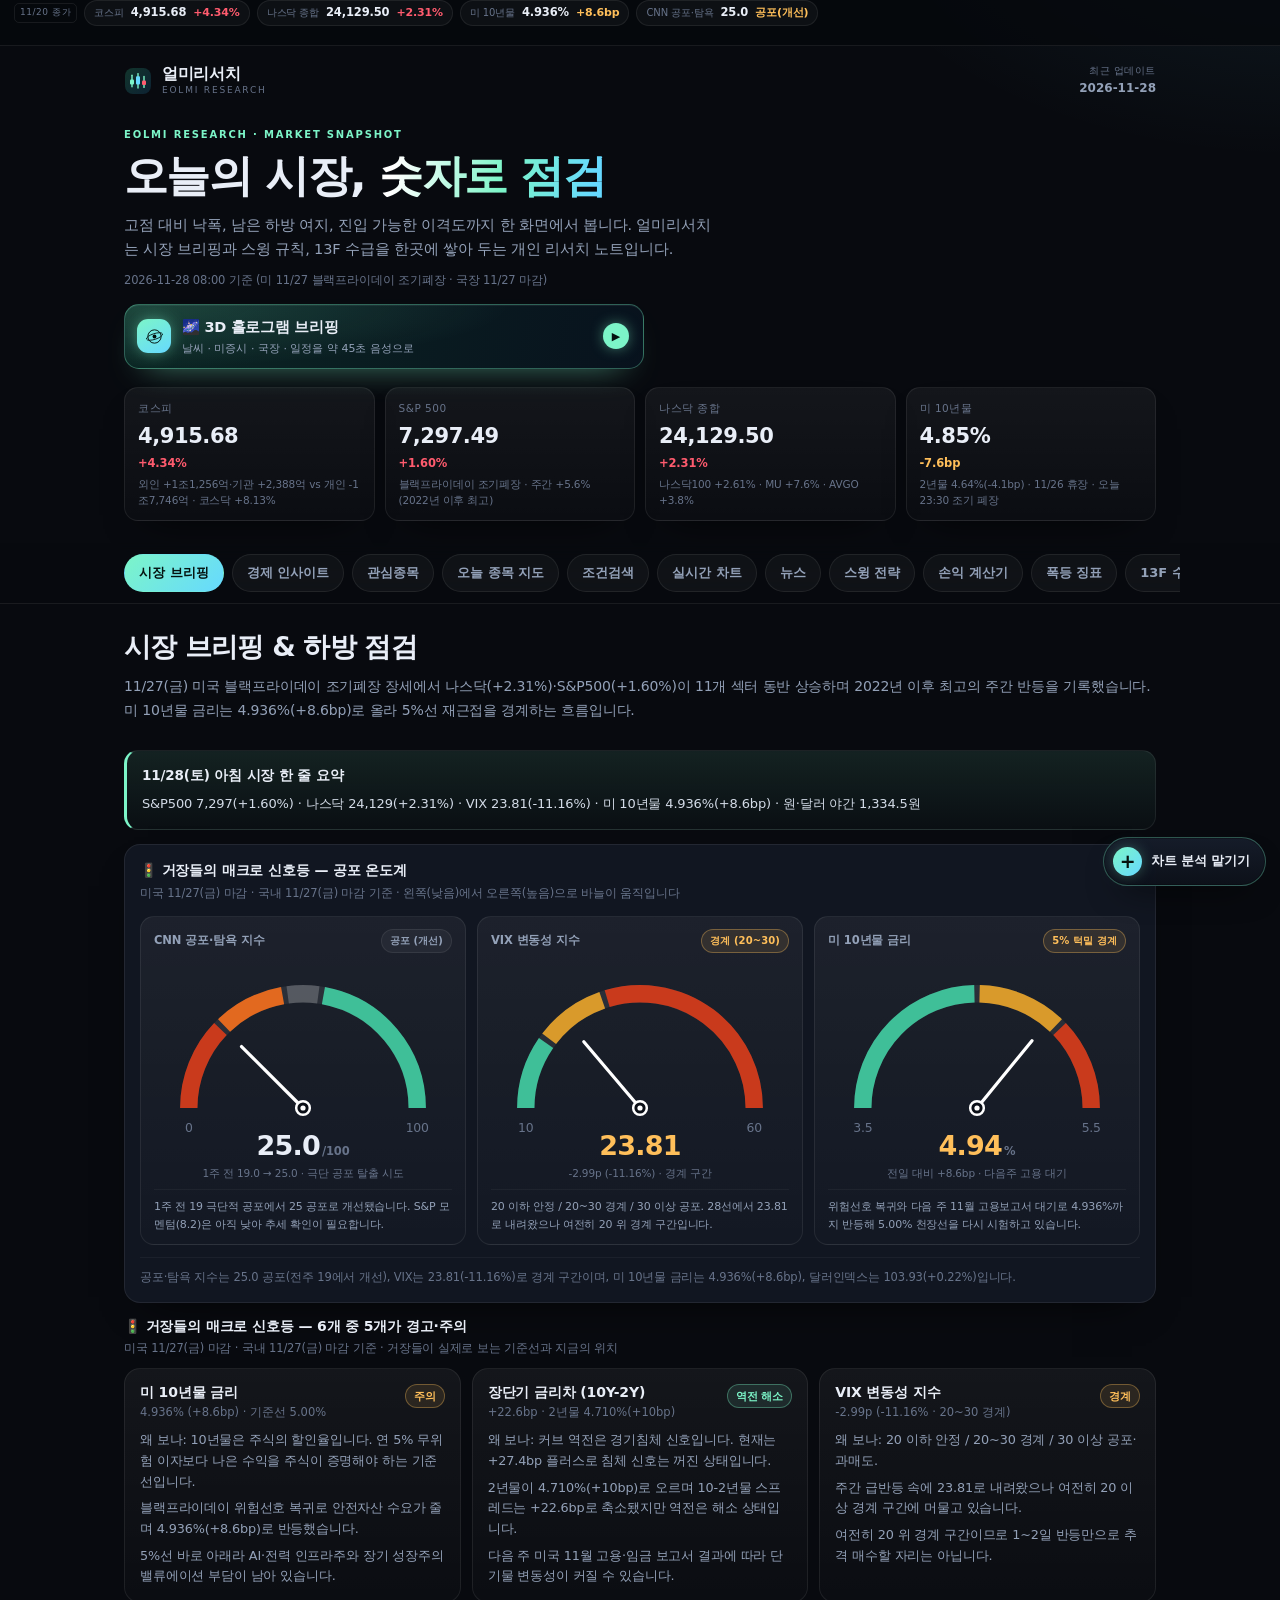
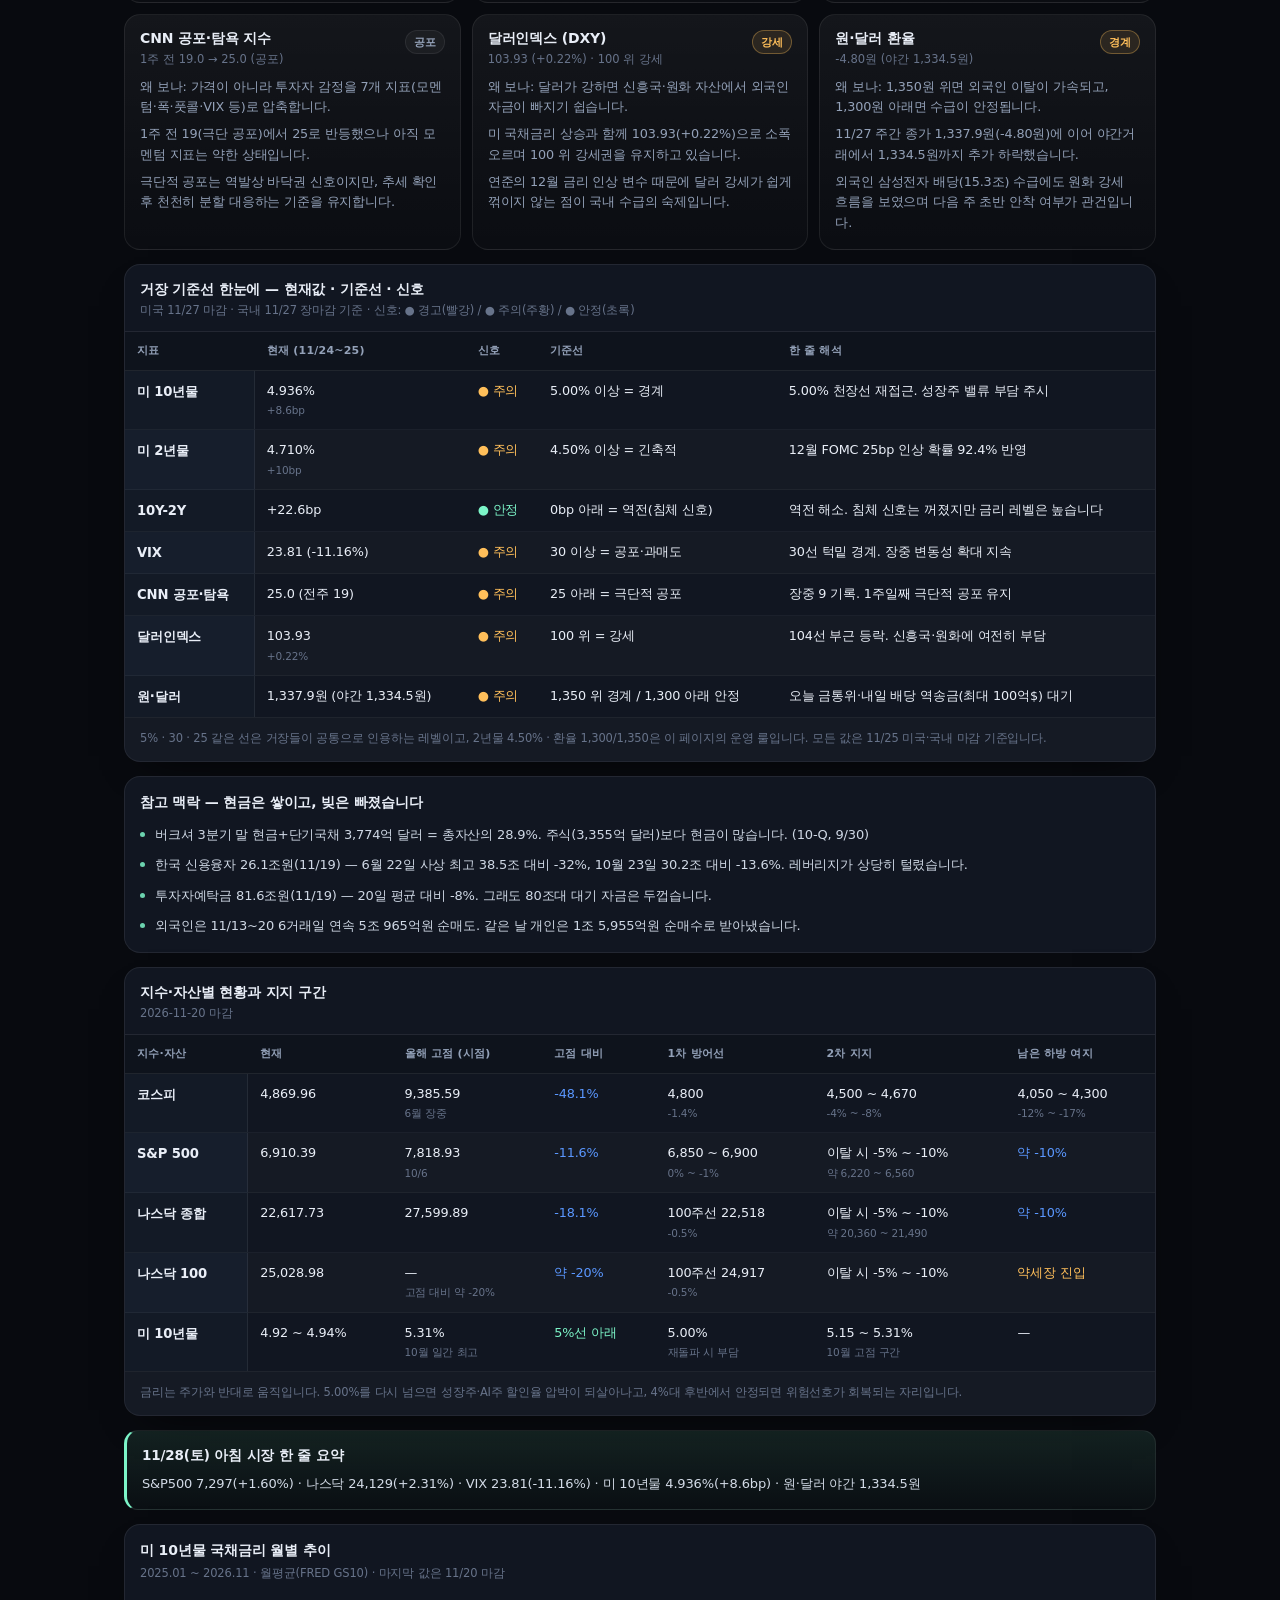
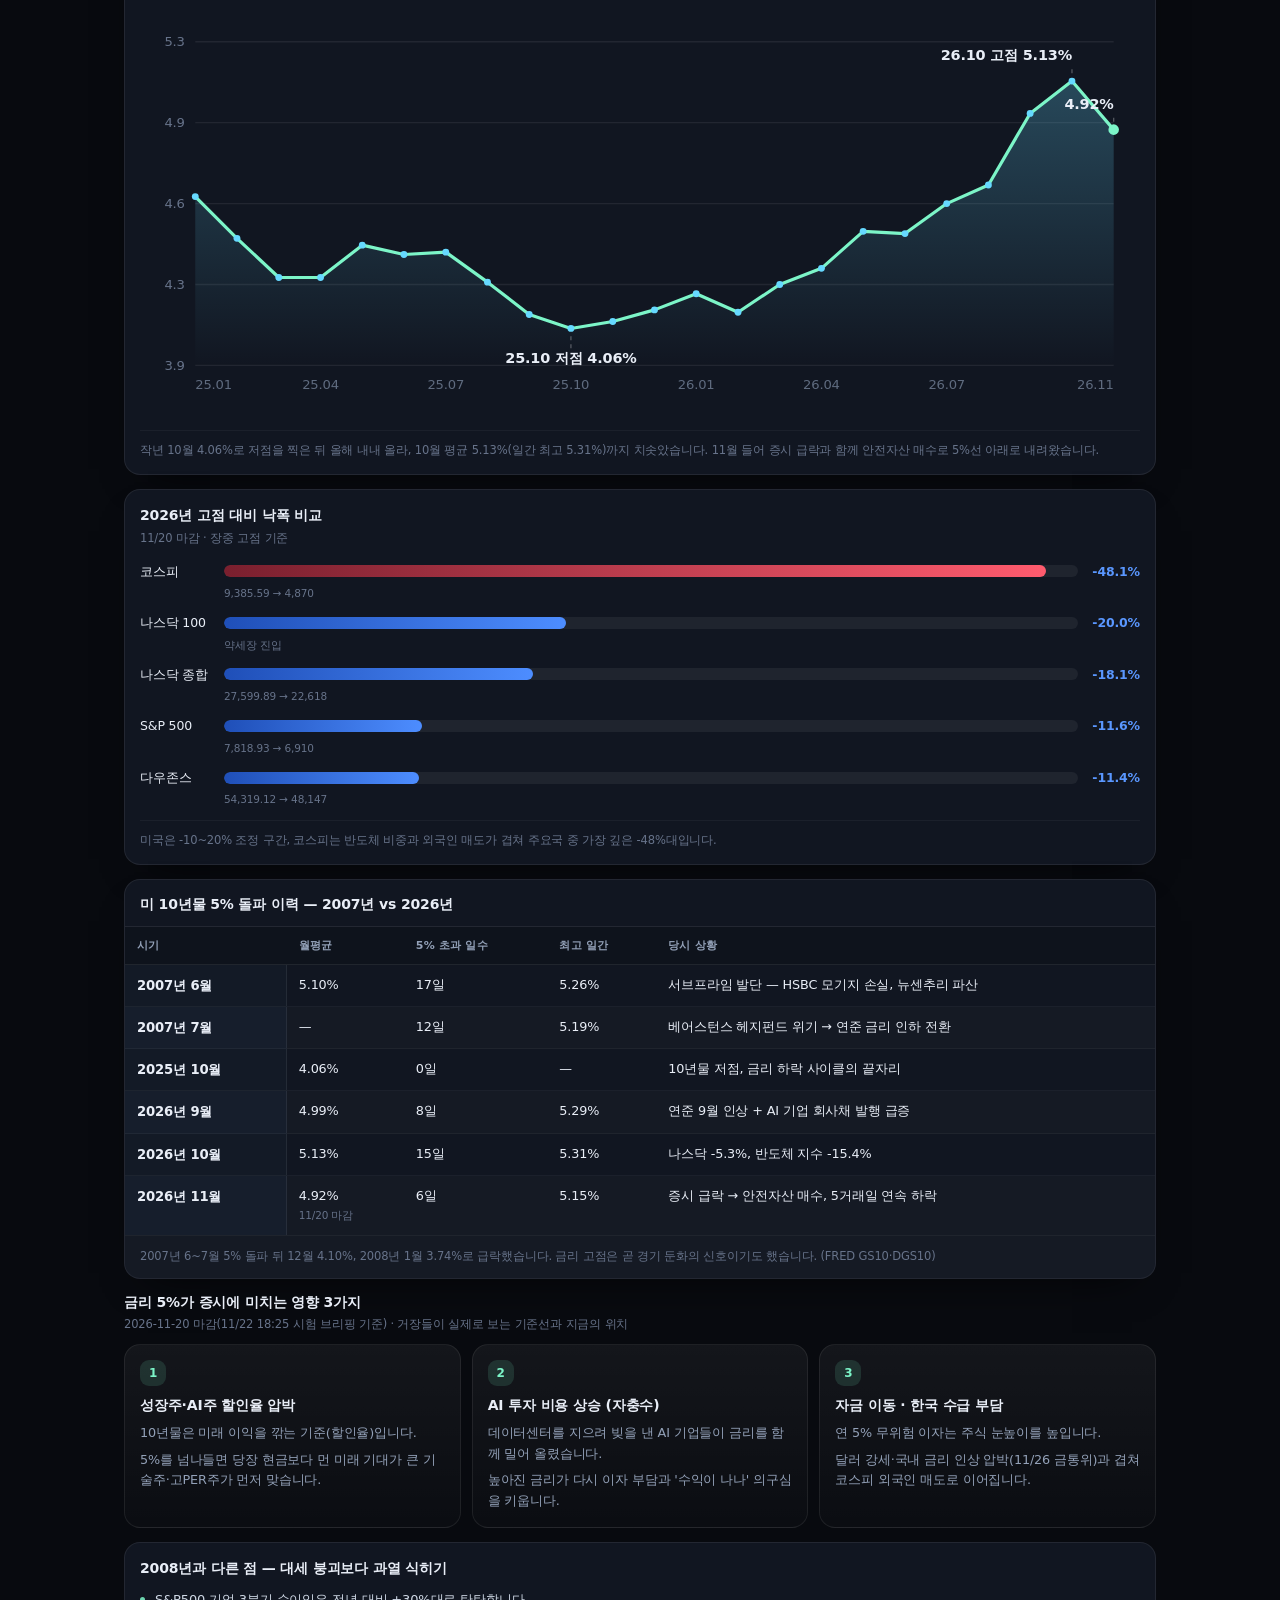
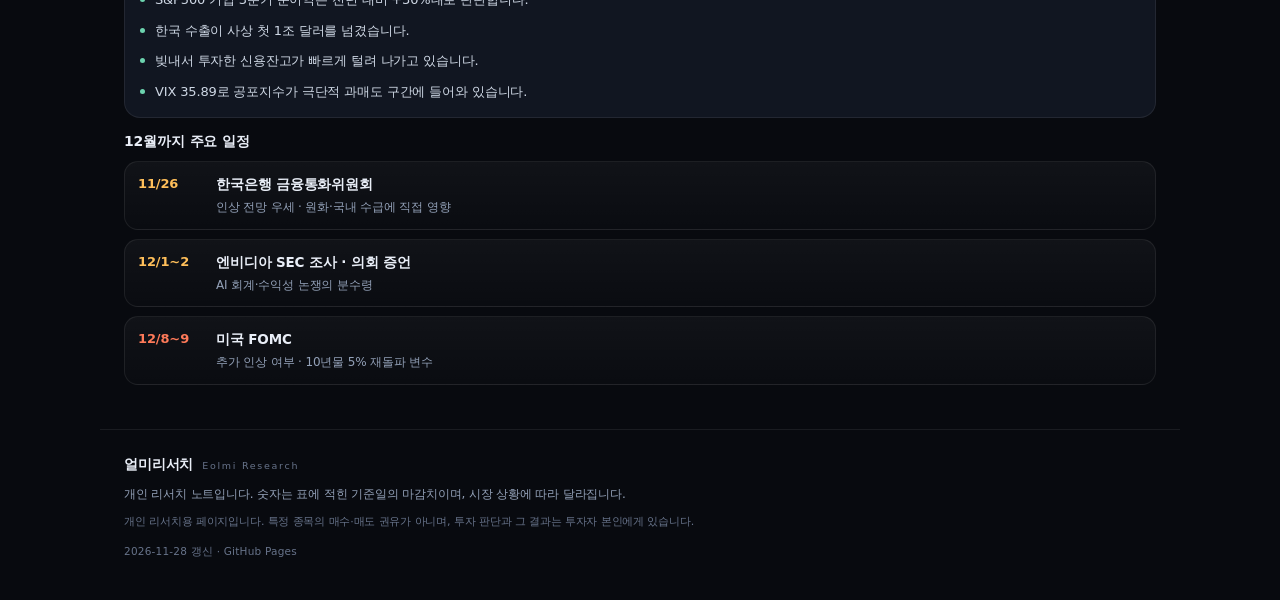
<file: index.html>
<!doctype html>
<html lang="ko">
<head>
<meta charset="utf-8">
<meta name="viewport" content="width=device-width, initial-scale=1, viewport-fit=cover">
<title>얼미리서치 · 주식 인사이트</title>
<meta name="description" content="얼미리서치(Eolmi Research) — 시장 브리핑, 경제 인사이트(자산별 자금 흐름과 한국 부동산), 국내 스윙 20일선 이격도 룰, 테슬라·엔비디아 폭등 직전 징표, 월가 13F 수급을 한 화면에 정리한 개인 리서치 페이지.">
<meta name="theme-color" content="#080a0f">
<meta property="og:title" content="얼미리서치 · 주식 인사이트">
<meta property="og:description" content="시장 브리핑 · 경제 인사이트 · 스윙 룰 · 13F 수급을 한 화면에.">
<meta property="og:type" content="website">
<link rel="icon" href="favicon.svg" type="image/svg+xml">
<link rel="stylesheet" href="styles.css?v=20261122h">
<link rel="stylesheet" href="money-flow.css?v=20261121a">
<link rel="stylesheet" href="chart-inbox.css?v=20261121b">
</head>
<body>

<!-- 실시간 시세 티커 -->
<div class="ticker" id="ticker" aria-label="주요 지수·금리·환율 실시간 시세"></div>

<header class="topbar">
  <div class="brand">
    <span class="brand-mark" aria-hidden="true">
      <svg viewBox="0 0 28 28" width="28" height="28">
        <rect x="1" y="1" width="26" height="26" rx="8" fill="url(#bg)"/>
        <defs>
          <linearGradient id="bg" x1="0" y1="0" x2="1" y2="1">
            <stop offset="0" stop-color="#12352c"/>
            <stop offset="1" stop-color="#0d2233"/>
          </linearGradient>
        </defs>
        <g stroke="#7cf5c8" stroke-width="1.4" stroke-linecap="round">
          <line x1="8" y1="8.2" x2="8" y2="19.8"/>
          <line x1="14" y1="6.6" x2="14" y2="21"/>
          <line x1="20" y1="9.4" x2="20" y2="20.4"/>
        </g>
        <rect x="6" y="12.4" width="4" height="5.2" rx="1" fill="#7cf5c8"/>
        <rect x="12" y="9.2" width="4" height="8.4" rx="1" fill="#66d9ff"/>
        <rect x="18" y="13.6" width="4" height="4.4" rx="1" fill="#ff5b6e"/>
      </svg>
    </span>
    <span class="brand-text">
      <strong>얼미리서치</strong>
      <small>EOLMI RESEARCH</small>
    </span>
  </div>
  <div class="stamp"><em>최근 업데이트</em><b id="updated">2026-11-21</b></div>
</header>

<section class="hero">
  <p class="eyebrow" id="heroEyebrow">MARKET SNAPSHOT</p>
  <h1 id="heroTitle">오늘의 시장, <span class="grad">숫자로 점검</span></h1>
  <p class="lead" id="heroLead"></p>
  <p class="asof" id="dataAsOf"></p>
  <a class="holo-cta" href="hologram.html">
    <span class="holo-orb" aria-hidden="true">
      <svg viewBox="0 0 24 24" width="19" height="19"><circle cx="12" cy="12" r="8.4" fill="none" stroke="currentColor" stroke-width="1.2"/><ellipse cx="12" cy="12" rx="10.6" ry="3.6" fill="none" stroke="currentColor" stroke-width="1" transform="rotate(-18 12 12)"/><circle cx="12" cy="12" r="2.4" fill="currentColor"/></svg>
    </span>
    <span class="holo-txt">
      <strong>🌌 3D 홀로그램 브리핑</strong>
      <em>날씨 · 미증시 · 국장 · 일정을 약 45초 음성으로</em>
    </span>
    <span class="holo-go" aria-hidden="true">▶</span>
  </a>
  <div class="statgrid" id="heroStats"></div>
</section>

<nav class="tabs" id="tabs" role="tablist" aria-label="리서치 섹션"></nav>

<main id="app" class="app">
  <noscript><p class="empty">이 페이지는 데이터를 불러와 화면을 그립니다. JavaScript를 켜 주세요.</p></noscript>
</main>

<footer class="footer">
  <div class="foot-brand"><strong>얼미리서치</strong><span>Eolmi Research</span></div>
  <p class="foot-note">개인 리서치 노트입니다. 숫자는 표에 적힌 기준일의 마감치이며, 시장 상황에 따라 달라집니다.</p>
  <p class="foot-disclaimer" id="disclaimer"></p>
  <p class="foot-meta"><span id="updated2">2026-11-21</span> 갱신 · GitHub Pages</p>
</footer>

<script src="money-flow.js?v=20261121a"></script>
<script src="app.js?v=20261121j"></script>
<script src="chart-inbox.js?v=20261121b"></script>
</body>
</html>
</file>
<file: styles.css>
:root{
  --bg:#080a0f;
  --panel:#111621;
  --panel-2:#161d2b;
  --line:rgba(255,255,255,.075);
  --line-2:rgba(255,255,255,.045);
  --txt:#e9eef7;
  --muted:#93a1b8;
  --dim:#67738a;
  --accent:#7cf5c8;
  --accent-2:#66d9ff;
  --pos:#ff5b6e;
  --neg:#5a97ff;
  --warn:#ffbf5a;
  --alert:#ff7a59;
  --radius:16px;
  --shadow:0 18px 40px -24px rgba(0,0,0,.9);
}

*{box-sizing:border-box}
html{-webkit-text-size-adjust:100%;scroll-behavior:smooth}
body{
  margin:0;
  background:
    radial-gradient(1100px 520px at 12% -8%, rgba(124,245,200,.10), transparent 62%),
    radial-gradient(820px 460px at 102% -2%, rgba(102,217,255,.09), transparent 58%),
    var(--bg);
  color:var(--txt);
  font-family:"Pretendard","Apple SD Gothic Neo","Malgun Gothic",system-ui,-apple-system,"Segoe UI",Roboto,sans-serif;
  font-size:15px;
  line-height:1.55;
  letter-spacing:-.01em;
  -webkit-font-smoothing:antialiased;
  padding-bottom:env(safe-area-inset-bottom);
}
h1,h2,h3,p,ul{margin:0}
ul{padding:0;list-style:none}
button{font:inherit;color:inherit}
a{color:var(--accent-2)}

/* ---------- ticker ---------- */
.ticker{
  position:relative;
  min-height:46px;
  border-bottom:1px solid var(--line);
  background:rgba(5,7,11,.75);
  overflow:hidden;
}
.ticker .tradingview-widget-container{width:100%}
.ticker-fallback{
  display:flex;
  gap:8px;
  overflow-x:auto;
  padding:8px 14px;
  scrollbar-width:none;
}
.ticker-fallback::-webkit-scrollbar{display:none}
.tk{
  display:flex;
  align-items:baseline;
  gap:7px;
  white-space:nowrap;
  padding:4px 11px;
  border:1px solid var(--line);
  border-radius:999px;
  background:rgba(255,255,255,.035);
  font-size:12px;
}
.tk .k{color:var(--dim);font-size:11px}
.tk .v{font-weight:700;font-variant-numeric:tabular-nums}
.tk .n{font-size:11px;font-weight:600}
.ticker-snap{
  display:flex;align-items:center;gap:7px;
  overflow-x:auto;padding:0 14px 8px;
  scrollbar-width:none;
}
.ticker-snap::-webkit-scrollbar{display:none}
.snap-lead{
  flex:0 0 auto;font-size:9px;letter-spacing:.06em;color:var(--dim);
  border:1px solid var(--line);border-radius:5px;padding:2px 5px;white-space:nowrap;
}
.ticker-snap .tk{padding:3px 9px;font-size:11.5px}
.ticker-snap .tk .k{font-size:10px}
.t-neg{color:var(--neg)}
.t-pos{color:var(--pos)}
.t-warn{color:var(--warn)}
.t-alert{color:var(--alert)}
.t-good{color:var(--accent)}
.t-muted{color:var(--muted)}

/* ---------- header ---------- */
.topbar{
  display:flex;
  align-items:center;
  justify-content:space-between;
  gap:12px;
  padding:14px 20px 10px;
  max-width:1080px;
  margin:0 auto;
}
.brand{display:flex;align-items:center;gap:10px}
.brand-mark{display:flex}
.brand-text{display:flex;flex-direction:column;line-height:1.1}
.brand-text strong{font-size:16px;letter-spacing:-.02em}
.brand-text small{font-size:9px;letter-spacing:.2em;color:var(--dim);margin-top:3px}
.stamp{
  display:flex;flex-direction:column;align-items:flex-end;
  font-size:9.5px;color:var(--dim);letter-spacing:.06em;
}
.stamp em{font-style:normal}
.stamp b{font-size:12px;color:var(--muted);font-variant-numeric:tabular-nums;letter-spacing:0}

/* ---------- hero ---------- */
.hero{padding:18px 20px 6px;max-width:1080px;margin:0 auto}
.eyebrow{
  font-size:10px;letter-spacing:.18em;font-weight:700;color:var(--accent);
  text-transform:uppercase;
}
.hero h1{
  font-size:clamp(29px,7.6vw,44px);
  line-height:1.14;
  letter-spacing:-.035em;
  font-weight:800;
  margin-top:8px;
}
.hero h1 .grad{
  background:linear-gradient(100deg,#ffffff 8%,#7cf5c8 55%,#66d9ff 95%);
  -webkit-background-clip:text;background-clip:text;color:transparent;
}
.lead{color:var(--muted);font-size:14.5px;line-height:1.68;margin-top:12px;max-width:64ch}
.asof{font-size:11.5px;color:var(--dim);margin-top:10px}
.statgrid{
  display:grid;grid-template-columns:repeat(2,1fr);gap:10px;margin-top:18px;
}
.stat{
  border:1px solid var(--line);border-radius:14px;padding:12px 13px;
  background:linear-gradient(180deg,rgba(255,255,255,.05),rgba(255,255,255,.015));
  box-shadow:var(--shadow);
}
.stat .k{font-size:10.5px;color:var(--dim);letter-spacing:.05em}
.stat .v{font-size:clamp(17px,4.4vw,21px);font-weight:750;margin-top:4px;letter-spacing:-.02em;font-variant-numeric:tabular-nums}
.stat .d{font-size:11.5px;font-weight:700;margin-top:2px}
.stat .s{font-size:10.5px;color:var(--dim);margin-top:3px}

/* ---------- tabs ---------- */
.tabs{
  position:sticky;top:0;z-index:40;
  margin-top:16px;
  background:rgba(8,10,15,.86);
  backdrop-filter:blur(14px);-webkit-backdrop-filter:blur(14px);
  border-bottom:1px solid var(--line);
}
.tabs-inner{
  display:flex;gap:8px;overflow-x:auto;
  padding:10px 20px;
  max-width:1080px;margin:0 auto;
  scrollbar-width:none;
}
.tabs-inner::-webkit-scrollbar{display:none}
.tab{
  flex:0 0 auto;
  border:1px solid var(--line);
  background:rgba(255,255,255,.04);
  color:var(--muted);
  border-radius:999px;
  padding:8px 14px;
  font-size:13px;font-weight:600;
  cursor:pointer;white-space:nowrap;
  transition:color .15s,background .15s,transform .1s;
}
.tab:active{transform:scale(.97)}
.tab[aria-selected="true"]{
  background:linear-gradient(135deg,#7cf5c8,#66d9ff);
  color:#05120f;border-color:transparent;font-weight:750;
}

/* ---------- app ---------- */
.app{padding:6px 20px 44px;max-width:1080px;margin:0 auto}
.sec-head{padding:20px 0 14px}
.sec-title{font-size:clamp(21px,5.2vw,27px);font-weight:800;letter-spacing:-.03em;line-height:1.25}
.sec-lead{color:var(--muted);font-size:14px;line-height:1.72;margin-top:10px}
.block{margin-top:14px}
.block:first-of-type{margin-top:0}

/* ---------- callout ---------- */
.callout{
  border:1px solid var(--line);
  border-left:3px solid var(--accent);
  border-radius:14px;
  padding:14px 15px;
  background:linear-gradient(180deg,rgba(255,255,255,.045),rgba(255,255,255,.015));
}
.callout.alert{border-left-color:var(--alert);background:linear-gradient(180deg,rgba(255,122,89,.11),rgba(255,122,89,.03))}
.callout.warn{border-left-color:var(--warn);background:linear-gradient(180deg,rgba(255,191,90,.10),rgba(255,191,90,.03))}
.callout.good{border-left-color:var(--accent);background:linear-gradient(180deg,rgba(124,245,200,.10),rgba(124,245,200,.025))}
.callout .c-title{font-size:13.5px;font-weight:750;letter-spacing:-.01em}
.callout .c-text{font-size:13px;line-height:1.68;color:#d3dbe7;margin-top:7px}

/* ---------- tables ---------- */
.table-card{
  border:1px solid var(--line);border-radius:var(--radius);
  background:var(--panel);overflow:hidden;box-shadow:var(--shadow);
}
.table-head{padding:15px 15px 12px}
.table-cap{font-size:14px;font-weight:750;letter-spacing:-.01em;line-height:1.35}
.table-sub{font-size:11.5px;color:var(--dim);margin-top:3px}
.table-wrap{
  overflow-x:auto;
  -webkit-overflow-scrolling:touch;
  border-top:1px solid var(--line);
  overscroll-behavior-x:contain;
}
table{
  width:100%;
  min-width:var(--mw,640px);
  border-collapse:separate;border-spacing:0;
}
thead th{
  position:sticky;top:0;z-index:1;
  background:#0e131c;
  color:var(--muted);
  font-size:11px;font-weight:650;letter-spacing:.02em;
  text-align:left;white-space:nowrap;
  padding:10px 12px;
  border-bottom:1px solid var(--line);
}
tbody th,tbody td{
  padding:11px 12px;
  font-size:12.8px;
  font-weight:400;
  text-align:left;
  vertical-align:top;
  border-bottom:1px solid var(--line-2);
  line-height:1.45;
}
tbody tr:last-child th,tbody tr:last-child td{border-bottom:0}
tbody th{font-weight:650;white-space:nowrap;color:var(--txt)}
tbody tr:nth-child(even) th,tbody tr:nth-child(even) td{background:rgba(255,255,255,.014)}
.cell-main{display:block;font-variant-numeric:tabular-nums}
.cell-sub{display:block;font-size:10.5px;color:var(--dim);margin-top:3px;white-space:nowrap}
.cell-strong{font-weight:750;font-size:13.2px}
.pin tbody th:first-child{position:sticky;left:0;z-index:2;background:#131a26}
.pin thead th:first-child{position:sticky;left:0;z-index:3;background:#0e131c}
.pin tbody tr:nth-child(even) th:first-child{background:#161e2c}
.pin tbody th:first-child::after{
  content:"";position:absolute;top:0;right:0;bottom:0;width:1px;background:var(--line);
}
.table-note{
  padding:11px 15px 13px;
  font-size:11.5px;line-height:1.65;color:var(--dim);
  border-top:1px solid var(--line-2);
  background:rgba(255,255,255,.016);
}
.table-hint{
  display:none;
  padding:0 15px 11px;
  font-size:10.5px;color:var(--accent);letter-spacing:.02em;
}
.can-scroll .table-hint{display:block}
table.wrap tbody th,table.wrap tbody td{white-space:normal}
table.wrap .cell-sub{white-space:normal;max-width:250px;line-height:1.45}
table.wrap tbody td{min-width:96px}

/* ---------- cards ---------- */
.cards{display:grid;gap:11px;grid-template-columns:1fr}
.card{
  border:1px solid var(--line);border-radius:var(--radius);padding:15px;
  background:linear-gradient(180deg,rgba(255,255,255,.05),rgba(255,255,255,.015));
}
.card .tag{
  display:inline-flex;align-items:center;justify-content:center;
  width:26px;height:26px;border-radius:9px;
  background:rgba(124,245,200,.13);color:var(--accent);
  font-size:12px;font-weight:800;margin-bottom:9px;
}
.card h3{font-size:14px;font-weight:750;letter-spacing:-.01em}
.card p{font-size:12.8px;color:var(--muted);line-height:1.62;margin-top:6px}
.cards-head{margin-bottom:10px}
.cards-head .table-sub{margin-top:4px}
.card-head{display:flex;align-items:flex-start;gap:9px;margin-bottom:9px}
.card-head .tag{margin-bottom:0;flex:0 0 auto}
.card-headtxt{flex:1 1 auto;min-width:0}
.card-headtxt h3{line-height:1.28}
.card-sub{font-size:11.5px;color:var(--dim);line-height:1.45;margin-top:3px;letter-spacing:0}
.card-status{
  flex:0 0 auto;font-size:10.5px;font-weight:750;letter-spacing:0;white-space:nowrap;
  padding:3px 8px;border-radius:999px;border:1px solid var(--line);
  background:rgba(255,255,255,.04);color:var(--muted);
}
.card-status.t-good{color:var(--accent);border-color:rgba(124,245,200,.34);background:rgba(124,245,200,.10)}
.card-status.t-warn{color:var(--warn);border-color:rgba(255,191,90,.34);background:rgba(255,191,90,.10)}
.card-status.t-alert{color:var(--alert);border-color:rgba(255,122,89,.34);background:rgba(255,122,89,.10)}
.card-status.t-muted{color:var(--muted)}

/* ---------- list ---------- */
.listcard{
  border:1px solid var(--line);border-radius:var(--radius);
  background:var(--panel);padding:15px;
}
.listcard .lc-title{font-size:14px;font-weight:750;margin-bottom:10px}
.listcard li{
  position:relative;padding-left:15px;
  font-size:13px;line-height:1.65;color:#cfd8e5;
}
.listcard li+li{margin-top:9px}
.listcard li::before{
  content:"";position:absolute;left:0;top:8px;
  width:5px;height:5px;border-radius:50%;
  background:var(--accent);opacity:.85;
}

/* ---------- timeline ---------- */
.tl{display:grid;gap:9px}
.tl-item{
  display:grid;grid-template-columns:66px 1fr;gap:12px;
  border:1px solid var(--line);border-radius:14px;padding:12px 13px;
  background:linear-gradient(180deg,rgba(255,255,255,.04),rgba(255,255,255,.012));
}
.tl-date{font-size:13px;font-weight:800;color:var(--accent);letter-spacing:-.01em}
.tl-date.warn{color:var(--warn)}
.tl-date.alert{color:var(--alert)}
.tl-t{font-size:13.5px;font-weight:700}
.tl-d{font-size:12px;color:var(--muted);margin-top:3px;line-height:1.55}

/* ---------- chips ---------- */
.chips-wrap{border:1px solid var(--line);border-radius:var(--radius);background:var(--panel);padding:15px}
.chips{display:flex;flex-wrap:wrap;gap:8px;margin-top:10px}
.chip{
  display:inline-flex;align-items:center;gap:7px;
  border:1px solid var(--line);border-radius:999px;
  padding:7px 12px;font-size:12px;
  background:rgba(255,255,255,.035);
}
.chip b{font-family:ui-monospace,SFMono-Regular,Menlo,monospace;font-size:10.5px;color:var(--accent);letter-spacing:.02em}
.chips-note{font-size:11.5px;color:var(--dim);line-height:1.6;margin-top:11px}

/* ---------- charts ---------- */
.chartcard{
  border:1px solid var(--line);border-radius:var(--radius);
  background:var(--panel);padding:15px;box-shadow:var(--shadow);
}
.chart-head .t{font-size:14px;font-weight:750;letter-spacing:-.01em}
.chart-head .s{font-size:11.5px;color:var(--dim);margin-top:3px}
.chart-body{margin-top:14px}
svg.chart{width:100%;height:auto;display:block;overflow:visible}
.chart-note{font-size:11.5px;color:var(--dim);line-height:1.6;margin-top:12px;border-top:1px solid var(--line-2);padding-top:10px}

.bars{display:grid;gap:12px}
.bar-row{display:grid;grid-template-columns:74px 1fr 52px;align-items:center;gap:10px}
.bar-label{font-size:12.5px;color:var(--txt);white-space:nowrap}
.bar-track{height:12px;border-radius:999px;background:rgba(255,255,255,.06);overflow:hidden}
.bar-fill{height:100%;border-radius:999px;background:linear-gradient(90deg,#1f4fb8,#4d8dff)}
.bar-fill.hot{background:linear-gradient(90deg,#7a1f2e,#ff5b6e)}
.bar-value{font-size:12.5px;font-weight:750;color:var(--neg);text-align:right;font-variant-numeric:tabular-nums}
.bar-note{grid-column:2/4;font-size:10.5px;color:var(--dim);margin-top:-6px}

.gauge-card{padding:15px}
.gauge{
  position:relative;
  margin:46px 0 48px;
  height:16px;
}
.gauge-track{display:flex;height:16px;border-radius:8px;overflow:hidden;gap:2px}
.gauge-seg{height:100%}
.g-good{background:linear-gradient(180deg,#7cf5c8,#3fbf98)}
.g-muted{background:rgba(255,255,255,.10)}
.g-warn{background:linear-gradient(180deg,#ffcf7a,#d99a2b)}
.g-hot{background:linear-gradient(180deg,#ff9a5a,#e2691f)}
.g-alert{background:linear-gradient(180deg,#ff7a59,#c93a1c)}
.gauge-mark{position:absolute;top:-3px;bottom:-3px;width:0;border-left:1px dashed rgba(255,255,255,.34)}
.gauge-mark .dot{
  position:absolute;left:0;top:50%;transform:translate(-50%,-50%);
  width:9px;height:9px;border-radius:50%;background:#fff;
  box-shadow:0 0 0 3px rgba(8,10,15,.85);
}
.gauge-mark .lab{
  position:absolute;left:0;transform:translateX(-50%);
  white-space:nowrap;font-size:10.5px;font-weight:700;color:#fff;
  background:rgba(255,255,255,.09);border:1px solid var(--line);
  padding:2px 7px;border-radius:999px;backdrop-filter:blur(4px);
}
.gauge-mark .lab.above{bottom:calc(100% + 10px)}
.gauge-mark .lab.below{top:calc(100% + 10px)}
.gauge-scale{position:relative;height:16px;margin-top:6px}
.gauge-scale span{
  position:absolute;transform:translateX(-50%);
  font-size:10px;color:var(--dim);font-variant-numeric:tabular-nums;
}
.gauge-legend{display:flex;flex-wrap:wrap;gap:6px 12px;margin-top:4px}
.gauge-legend span{display:inline-flex;align-items:center;gap:6px;font-size:11px;color:var(--muted)}
.gauge-legend i{width:9px;height:9px;border-radius:3px;display:inline-block}

/* ---------- dial gauge (반원형 계기판) ---------- */
.dial-grid{display:grid;gap:11px;grid-template-columns:1fr}
.dial{
  border:1px solid var(--line);border-radius:14px;padding:12px 13px 11px;
  background:linear-gradient(180deg,rgba(255,255,255,.05),rgba(255,255,255,.012));
  display:flex;flex-direction:column;
}
.dial-top{display:flex;align-items:center;justify-content:space-between;gap:8px;min-height:22px}
.dial-name{font-size:11.5px;font-weight:700;color:var(--muted);letter-spacing:-.01em}
.dial-status{
  font-size:10px;font-weight:750;letter-spacing:.01em;white-space:nowrap;
  padding:3px 8px;border-radius:999px;border:1px solid var(--line);
  background:rgba(255,255,255,.045);color:var(--muted);
}
.dial-status.t-good{color:var(--accent);border-color:rgba(124,245,200,.34);background:rgba(124,245,200,.10)}
.dial-status.t-warn{color:var(--warn);border-color:rgba(255,191,90,.34);background:rgba(255,191,90,.10)}
.dial-status.t-alert{color:var(--alert);border-color:rgba(255,122,89,.34);background:rgba(255,122,89,.12)}
.dial-svg{width:100%;height:auto;display:block;margin:6px 0 -2px}
.dseg-track{fill:none;stroke:rgba(255,255,255,.07);stroke-width:14}
.dseg{fill:none;stroke-width:14;stroke-linecap:butt}
.dseg.g-good{stroke:#3fbf98}
.dseg.g-warn{stroke:#d99a2b}
.dseg.g-hot{stroke:#e2691f}
.dseg.g-alert{stroke:#c93a1c}
.dseg.g-muted{stroke:rgba(255,255,255,.20)}
.dneedle{stroke:#fff;stroke-width:2.6;stroke-linecap:round}
.dhub{fill:#0b0f17;stroke:#fff;stroke-width:2}
.dhub-core{fill:#fff}
.dscale{font-size:10px;fill:#67738a;font-variant-numeric:tabular-nums}
.dial-read{display:flex;align-items:baseline;justify-content:center;gap:2px;margin-top:-2px}
.dial-read b{font-size:27px;font-weight:800;letter-spacing:-.03em;font-variant-numeric:tabular-nums;line-height:1.12}
.dial-read .dial-unit{font-size:11.5px;color:var(--dim);font-weight:700}
.dial-foot{text-align:center;font-size:10.5px;color:var(--dim);margin-top:4px;line-height:1.5}
.dial-note{font-size:11px;color:var(--muted);line-height:1.6;margin-top:8px;border-top:1px solid var(--line-2);padding-top:8px}
@media (min-width:600px){ .dial-grid{grid-template-columns:repeat(3,1fr)} }

/* ---------- news ---------- */
.news{display:grid;gap:11px;grid-template-columns:1fr}
.news-card{
  border:1px solid var(--line);border-radius:var(--radius);
  background:var(--panel);padding:14px;
  background-image:linear-gradient(180deg,rgba(255,255,255,.035),rgba(255,255,255,0));
}
.news-tag{
  display:inline-block;font-size:10px;font-weight:750;letter-spacing:.05em;
  padding:3px 9px;border-radius:999px;border:1px solid;
}
.n-neg{color:#ffa6b0;border-color:rgba(255,91,110,.35);background:rgba(255,91,110,.12)}
.n-pos{color:#9ff5d6;border-color:rgba(124,245,200,.32);background:rgba(124,245,200,.10)}
.n-warn{color:#ffd699;border-color:rgba(255,191,90,.32);background:rgba(255,191,90,.10)}
.n-alert{color:#ffb3a0;border-color:rgba(255,122,89,.34);background:rgba(255,122,89,.12)}
.n-muted{color:#b9c5d6;border-color:rgba(255,255,255,.16);background:rgba(255,255,255,.05)}
.news-title{font-size:14px;font-weight:750;line-height:1.4;margin-top:9px;letter-spacing:-.015em}
.news-body{font-size:12.6px;color:var(--muted);line-height:1.66;margin-top:6px}
.news-meta{font-size:10.5px;color:var(--dim);margin-top:9px}

/* ---------- tradingview ---------- */
.tvcard{
  border:1px solid var(--line);border-radius:var(--radius);
  background:var(--panel);padding:13px;box-shadow:var(--shadow);
}
.symbar{
  display:flex;gap:7px;overflow-x:auto;padding-bottom:10px;
  scrollbar-width:none;
}
.symbar::-webkit-scrollbar{display:none}
.sym{
  flex:0 0 auto;
  display:inline-flex;align-items:center;gap:6px;
  border:1px solid var(--line);border-radius:999px;
  padding:7px 11px;font-size:12px;font-weight:600;
  background:rgba(255,255,255,.035);color:var(--muted);
  cursor:pointer;transition:background .15s,color .15s;
}
.sym b{font-family:ui-monospace,Menlo,monospace;font-size:10px;color:var(--dim)}
.sym.on{background:linear-gradient(135deg,#7cf5c8,#66d9ff);color:#05120f;border-color:transparent}
.sym.on b{color:#0a2b24}
.tv-wrap{
  border:1px solid var(--line);border-radius:12px;overflow:hidden;
  background:#0b0f17;height:420px;
}
.tv-wrap.tall{height:520px}
.tv-wrap .tradingview-widget-container{height:100%}
.tv-fallback{
  display:flex;align-items:center;justify-content:center;height:100%;
  padding:22px;text-align:center;color:var(--dim);font-size:12.5px;line-height:1.7;
}
.tv-note{font-size:11px;color:var(--dim);line-height:1.6;margin-top:9px}

.empty{padding:40px 0;color:var(--dim);text-align:center;font-size:13px}

/* ---------- simulator ---------- */
.sim{
  border:1px solid var(--line);border-radius:var(--radius);background:var(--panel);
  padding:15px;box-shadow:var(--shadow);
}
.sim-top{display:flex;align-items:flex-start;justify-content:space-between;gap:10px}
.sim-title{font-size:14px;font-weight:750;letter-spacing:-.01em}
.sim-sub{font-size:11.5px;color:var(--dim);margin-top:3px}
.cur-toggle{display:flex;flex:0 0 auto;border:1px solid var(--line);border-radius:999px;overflow:hidden}
.cur-toggle .cur{
  border:0;background:transparent;color:var(--muted);
  font-size:11.5px;font-weight:700;padding:6px 10px;cursor:pointer;
}
.cur-toggle .cur.on{background:linear-gradient(135deg,#7cf5c8,#66d9ff);color:#05120f}

.sim-fields{display:grid;grid-template-columns:1fr 1fr;gap:9px;margin-top:14px}
.field{display:flex;flex-direction:column;gap:5px;min-width:0}
.field > span{font-size:10.5px;color:var(--dim);letter-spacing:.02em}
.field input{
  width:100%;min-width:0;
  background:#0c1119;border:1px solid var(--line);border-radius:11px;
  color:var(--txt);padding:11px 12px;
  font-family:inherit;font-size:15px;font-weight:700;
  font-variant-numeric:tabular-nums;text-align:right;
  -moz-appearance:textfield;appearance:textfield;
}
.field input::-webkit-outer-spin-button,
.field input::-webkit-inner-spin-button{-webkit-appearance:none;margin:0}
.field input:focus{
  outline:none;border-color:rgba(124,245,200,.55);
  box-shadow:0 0 0 3px rgba(124,245,200,.12);
}

.sim-presets{display:flex;flex-direction:column;gap:8px;margin-top:12px}
.preset-line{display:flex;align-items:center;gap:6px;flex-wrap:wrap}
.preset-line .pl{font-size:10.5px;color:var(--dim);min-width:54px}
.preset{
  border:1px solid var(--line);background:rgba(255,255,255,.035);
  color:var(--muted);border-radius:999px;padding:6px 10px;
  font-size:11.5px;font-weight:700;cursor:pointer;
}
.preset.on{background:rgba(124,245,200,.14);border-color:rgba(124,245,200,.42);color:var(--accent)}
.preset-line input{
  width:62px;background:#0c1119;border:1px solid var(--line);border-radius:9px;
  color:var(--txt);padding:6px 8px;font-family:inherit;
  font-size:12.5px;font-weight:700;text-align:right;
  font-variant-numeric:tabular-nums;-moz-appearance:textfield;appearance:textfield;
}
.preset-line input::-webkit-outer-spin-button,
.preset-line input::-webkit-inner-spin-button{-webkit-appearance:none;margin:0}
.preset-line .unit{font-size:11px;color:var(--dim)}

.sim-out{display:grid;grid-template-columns:1fr 1fr;gap:9px;margin-top:14px}
.res{
  border:1px solid var(--line);border-radius:13px;padding:12px;
  background:linear-gradient(180deg,rgba(255,255,255,.05),rgba(255,255,255,.012));
}
.res.primary{
  grid-column:1/-1;
  background:linear-gradient(135deg,rgba(124,245,200,.15),rgba(102,217,255,.07));
  border-color:rgba(124,245,200,.3);
}
.res .rl{font-size:10.5px;color:var(--dim)}
.res .rv{
  font-size:clamp(17px,4.6vw,21px);font-weight:800;margin-top:4px;
  font-variant-numeric:tabular-nums;letter-spacing:-.02em;word-break:break-all;
}
.res.primary .rv{font-size:clamp(23px,6.6vw,30px)}
.res .rs{font-size:10.5px;color:var(--muted);margin-top:4px;line-height:1.5}

.planbar{margin-top:15px}
.pb-bar{position:relative;display:flex;height:10px;border-radius:999px;overflow:hidden;background:rgba(255,255,255,.06)}
.pb-loss{background:linear-gradient(90deg,#1f3f86,#4d8dff)}
.pb-gain{background:linear-gradient(90deg,#2f9c7c,#7cf5c8)}
.pb-pin{position:absolute;top:-4px;bottom:-4px;width:2px;background:#fff;box-shadow:0 0 0 2px rgba(8,10,15,.55)}
.pb-labels{display:flex;justify-content:space-between;margin-top:8px;font-size:10.5px;color:var(--dim)}
.pb-labels b{display:block;color:var(--muted);font-weight:700;font-size:11.5px;margin-top:2px}
.sim-note{font-size:11px;color:var(--dim);line-height:1.6;margin-top:12px;border-top:1px solid var(--line-2);padding-top:10px}

/* ---------- footer ---------- */
.footer{
  border-top:1px solid var(--line);
  padding:24px 20px 40px;
  max-width:1080px;margin:0 auto;
}
.foot-brand{display:flex;align-items:baseline;gap:9px}
.foot-brand strong{font-size:14px}
.foot-brand span{font-size:9.5px;letter-spacing:.18em;color:var(--dim)}
.foot-note{font-size:12px;color:var(--muted);line-height:1.65;margin-top:10px}
.foot-disclaimer{font-size:11px;color:var(--dim);line-height:1.65;margin-top:8px}
.foot-meta{font-size:10.5px;color:var(--dim);margin-top:12px;letter-spacing:.02em}

/* ---------- responsive ---------- */
@media (min-width:640px){
  .cards{grid-template-columns:repeat(2,1fr)}
  .news{grid-template-columns:repeat(2,1fr)}
  .tv-wrap{height:460px}
}
@media (min-width:760px){
  .statgrid{grid-template-columns:repeat(4,1fr)}
  .topbar{padding:18px 24px 12px}
  .hero,.app,.footer{padding-left:24px;padding-right:24px}
  .tabs-inner{padding:11px 24px}
}
@media (min-width:900px){
  .cards.c3{grid-template-columns:repeat(3,1fr)}
  .news{grid-template-columns:repeat(2,1fr)}
}
@media (max-width:420px){
  .topbar{padding:12px 16px 8px}
  .hero{padding:14px 16px 4px}
  .app{padding:6px 14px 36px}
  .tabs-inner{padding:9px 14px}
  .table-head{padding:13px 13px 10px}
  .table-note{padding:10px 13px 12px}
  .bar-row{grid-template-columns:64px 1fr 46px;gap:8px}
}
@media (prefers-reduced-motion:reduce){
  *{animation:none!important;transition:none!important;scroll-behavior:auto}
}

/* ---------- 조건검색 스캐너 ---------- */
.scr{display:flex;flex-direction:column;gap:12px}
.scr-top{
  border:1px solid var(--line);border-radius:var(--radius);background:var(--panel);
  padding:14px 15px;box-shadow:var(--shadow);
}
.scr-meta{display:flex;flex-wrap:wrap;align-items:baseline;gap:6px 14px}
.scr-k{font-size:10.5px;letter-spacing:.06em;color:var(--dim);text-transform:uppercase}
.scr-meta b{font-size:13px;color:var(--txt);font-variant-numeric:tabular-nums}
.scr-src{margin-top:8px;font-size:11px;line-height:1.6;color:var(--dim)}
.scr-loading{font-size:12.5px;color:var(--muted)}
.scr-chips{display:flex;gap:8px;overflow-x:auto;padding-bottom:2px;scrollbar-width:none;-webkit-overflow-scrolling:touch}
.scr-chips::-webkit-scrollbar{display:none}
.scr-chip{
  flex:0 0 auto;display:inline-flex;align-items:center;gap:7px;
  border:1px solid var(--line);background:var(--panel);color:var(--muted);
  border-radius:999px;padding:8px 13px;font-size:12.5px;cursor:pointer;
  transition:border-color .15s,color .15s,background .15s;
}
.scr-chip b{font-size:11px;font-variant-numeric:tabular-nums;color:var(--dim)}
.scr-chip.on{border-color:rgba(124,245,200,.55);background:rgba(124,245,200,.10);color:var(--accent)}
.scr-chip.on b{color:var(--accent)}
.scr-ruleset{
  border:1px solid var(--line-2);border-radius:12px;background:rgba(255,255,255,.016);
  padding:10px 13px;
}
.scr-ruleset ul{display:flex;flex-wrap:wrap;gap:6px 16px}
.scr-ruleset li{font-size:11.5px;color:var(--muted);position:relative;padding-left:11px}
.scr-ruleset li::before{content:"";position:absolute;left:0;top:6.5px;width:4px;height:4px;border-radius:50%;background:var(--accent)}
.scr-table tbody th .scr-name{
  background:none;border:0;padding:0;color:var(--accent-2);font:inherit;font-weight:750;
  cursor:pointer;text-align:left;text-decoration:underline;text-decoration-color:rgba(102,217,255,.3);
  text-underline-offset:3px;
}
.scr-table tbody th .scr-name:hover{color:var(--accent);text-decoration-color:var(--accent)}
.scr-table td,.scr-table th{white-space:nowrap}
.scr-badge{
  display:inline-block;border:1px solid rgba(124,245,200,.28);background:rgba(124,245,200,.08);
  color:var(--accent);border-radius:7px;padding:3px 8px;font-size:11px;white-space:nowrap;
}
.scr-supply{display:flex;gap:8px;font-size:12px;white-space:nowrap}
.scr-pending{font-size:11px;color:var(--dim)}

/* ---------- 이동평균 차트 ---------- */
.ma-wrap,#ma-realtime{width:100%}
.ma-legend{
  display:flex;gap:6px;overflow-x:auto;padding:2px 0 8px;scrollbar-width:none;
  -webkit-overflow-scrolling:touch;
}
.ma-legend::-webkit-scrollbar{display:none}
.ma-l{
  flex:0 0 auto;display:inline-flex;align-items:center;gap:6px;
  border:1px solid var(--line);background:rgba(255,255,255,.02);border-radius:8px;
  padding:5px 8px;font-size:11px;color:var(--dim);cursor:pointer;opacity:.55;
  transition:opacity .15s,border-color .15s;
}
.ma-l i{display:inline-block;width:14px;border-radius:2px;opacity:.9}
.ma-l span{font-size:10.5px;letter-spacing:.02em}
.ma-l b{font-size:10.5px;font-variant-numeric:tabular-nums;color:var(--muted);font-weight:600}
.ma-l.on{opacity:1;border-color:color-mix(in srgb,var(--c) 45%,transparent)}
.ma-l.on span{color:var(--txt)}
.ma-l.on b{color:var(--c)}
.ma-l.nodata{opacity:.35;cursor:default;text-decoration:line-through}
@media (min-width:760px){
  .ma-legend{flex-wrap:wrap;overflow:visible}
}
.ma-canvas{width:100%}
.ma-canvas svg{display:block;width:100%}

/* ---------- 자동 지지·저항·박스권·삼각수렴 툴바 ---------- */
.pat-bar{display:flex;flex-wrap:wrap;gap:6px;align-items:center;padding:0 0 8px}
.pat-t{
  display:inline-flex;align-items:center;gap:5px;border:1px solid var(--line);
  background:rgba(255,255,255,.02);border-radius:8px;padding:4px 8px;
  font-size:10.5px;color:var(--dim);cursor:pointer;opacity:.6;transition:opacity .15s,border-color .15s,color .15s;
}
.pat-t b{font-size:9.5px;font-weight:700;color:var(--accent);min-width:8px}
.pat-t.on{opacity:1;color:var(--txt);border-color:rgba(46,230,200,.35);background:rgba(46,230,200,.06)}
.pat-t.on.empty{opacity:.5;border-color:var(--line);background:rgba(255,255,255,.02);color:var(--dim)}
.pat-q{
  width:22px;height:22px;border-radius:50%;border:1px solid var(--line);background:transparent;
  color:var(--dim);font-size:11px;font-weight:700;cursor:pointer;line-height:1;
}
.pat-q:hover{color:var(--txt);border-color:var(--muted)}
.pat-info{
  flex:1 1 100%;border:1px solid var(--line);border-radius:10px;background:rgba(255,255,255,.025);
  padding:9px 11px;font-size:10.5px;color:var(--muted);line-height:1.7;
}
.pat-info[hidden]{display:none}
.pat-info b{display:block;font-size:11px;color:var(--txt);margin-bottom:4px}
.pat-info ul{display:grid;gap:2px}
.pat-info li{position:relative;padding-left:9px}
.pat-info li::before{content:"";position:absolute;left:0;top:7px;width:3px;height:3px;border-radius:50%;background:var(--dim)}
.pat-info em{font-style:normal;color:var(--accent-2);font-weight:750;margin-right:3px}
@media (min-width:760px){
  .pat-t{font-size:11px;padding:4px 9px}
  .pat-info{font-size:11px}
}

.ma-modal{
  position:fixed;inset:0;z-index:60;display:flex;align-items:center;justify-content:center;
  padding:16px;background:rgba(3,5,8,.78);backdrop-filter:blur(4px);
}
.ma-modal-card{
  width:min(920px,100%);max-height:min(88vh,760px);overflow:auto;
  border:1px solid var(--line);border-radius:var(--radius);background:var(--panel);
  box-shadow:0 30px 70px -30px #000;
}
.ma-modal-head{
  display:flex;align-items:flex-start;justify-content:space-between;gap:12px;
  padding:15px 16px 10px;border-bottom:1px solid var(--line-2);position:sticky;top:0;
  background:var(--panel);z-index:2;
}
.ma-modal-t{font-size:15px;font-weight:780}
.ma-modal-s{font-size:11.5px;color:var(--dim);margin-top:3px}
.ma-close{
  border:1px solid var(--line);background:transparent;color:var(--muted);border-radius:8px;
  width:30px;height:30px;cursor:pointer;flex:0 0 auto;
}
.ma-close:hover{color:var(--txt);border-color:var(--muted)}
.ma-modal-body{padding:12px 14px 4px}
.ma-modal-foot{padding:10px 16px 14px;font-size:11px;color:var(--dim);line-height:1.6}
.tv-wrap.ma-mode{height:auto}
.tv-wrap.ma-mode .ma-wrap{padding:10px 8px 2px}
.tv-wrap .ma-legend{padding-bottom:6px}
.tv-wrap .tv-note{margin-top:8px}

/* ---------- 3D 홀로그램 브리핑 진입 ---------- */
.holo-cta{
  display:flex;align-items:center;gap:11px;
  margin-top:14px;padding:11px 14px 11px 12px;
  border:1px solid rgba(124,245,200,.34);border-radius:15px;
  background:
    radial-gradient(120% 160% at 0% 0%, rgba(124,245,200,.16), transparent 62%),
    linear-gradient(100deg, rgba(12,44,40,.85), rgba(8,20,32,.85));
  box-shadow:0 14px 34px -22px rgba(124,245,200,.75), inset 0 1px 0 rgba(255,255,255,.06);
  color:var(--txt);text-decoration:none;position:relative;overflow:hidden;
  transition:transform .18s ease,border-color .18s ease,box-shadow .18s ease;
}
.holo-cta::after{
  content:"";position:absolute;inset:0;
  background:linear-gradient(100deg,transparent 30%,rgba(124,245,200,.14) 50%,transparent 70%);
  transform:translateX(-100%);transition:transform .7s ease;
}
.holo-cta:hover{transform:translateY(-1px);border-color:rgba(124,245,200,.55);box-shadow:0 18px 40px -20px rgba(124,245,200,.85), inset 0 1px 0 rgba(255,255,255,.08)}
.holo-cta:hover::after{transform:translateX(100%)}
.holo-orb{
  flex:0 0 auto;display:grid;place-items:center;width:34px;height:34px;border-radius:11px;
  color:#04120f;background:linear-gradient(150deg,#7cf5c8,#66d9ff);
  box-shadow:0 0 18px -4px rgba(124,245,200,.85);
}
.holo-txt{display:flex;flex-direction:column;gap:2px;min-width:0}
.holo-txt strong{font-size:13.5px;letter-spacing:-.02em}
.holo-txt em{font-style:normal;font-size:11px;color:var(--muted);letter-spacing:0}
.holo-go{
  margin-left:auto;flex:0 0 auto;font-size:11px;color:#04120f;
  width:26px;height:26px;border-radius:50%;display:grid;place-items:center;
  background:var(--accent);box-shadow:0 0 16px -4px var(--accent);
}
@media (min-width:760px){
  .holo-cta{max-width:520px}
  .holo-txt strong{font-size:14.5px}
}
</file>
<file: money-flow.css>
/* ---------- 경제 인사이트 (자금 흐름) ---------- */
.mf{margin-top:0}

.mf-topbar{
  display:flex;flex-wrap:wrap;align-items:center;gap:8px;
  font-size:11.5px;color:var(--dim);letter-spacing:.01em;
}
.mf-cron b{color:var(--accent);font-weight:750}
.mf-sample{
  font-size:10px;font-weight:750;letter-spacing:.04em;
  padding:2px 8px;border-radius:999px;
  color:var(--warn);border:1px solid rgba(255,191,90,.34);background:rgba(255,191,90,.10);
}
.mf-sample-note{font-size:11.5px;color:var(--warn);line-height:1.65;margin-top:8px;opacity:.92}

.mf-hero{
  display:flex;align-items:center;justify-content:space-between;gap:12px;
  margin-top:11px;padding:14px 15px;
  border:1px solid var(--line);border-radius:var(--radius);
  background:linear-gradient(180deg,rgba(255,255,255,.05),rgba(255,255,255,.015));
}
.mf-hero-l{display:flex;flex-direction:column;gap:3px;min-width:0}
.mf-k{font-size:10px;letter-spacing:.12em;color:var(--dim)}
.mf-asof{font-size:15px;font-weight:750;letter-spacing:-.01em;font-variant-numeric:tabular-nums}
.mf-basis{font-size:10px;color:var(--dim);letter-spacing:.02em}
.mf-regime{
  flex:0 0 auto;font-size:12px;font-weight:800;letter-spacing:.02em;
  padding:6px 12px;border-radius:999px;border:1px solid var(--line);
  color:var(--muted);background:rgba(255,255,255,.04);white-space:nowrap;
}
.mf-rg-up{color:var(--pos);border-color:rgba(255,91,110,.38);background:rgba(255,91,110,.12)}
.mf-rg-mid{color:var(--warn);border-color:rgba(255,191,90,.40);background:rgba(255,191,90,.12)}
.mf-rg-down{color:var(--neg);border-color:rgba(90,151,255,.40);background:rgba(90,151,255,.12)}
.mf-rg-none{color:var(--muted)}
.mf-regime-note{font-size:13px;color:#cfd8e5;line-height:1.68;margin-top:10px}

.mf-flash{
  margin-top:12px;padding:12px 14px;border-radius:14px;
  border:1px solid rgba(255,122,89,.34);border-left:3px solid var(--alert);
  background:linear-gradient(180deg,rgba(255,122,89,.12),rgba(255,122,89,.03));
}
.mf-flash-h{display:flex;align-items:center;gap:7px;font-size:12.5px;font-weight:800;color:var(--alert)}
.mf-flash-dot{width:7px;height:7px;border-radius:50%;background:var(--alert);box-shadow:0 0 0 4px rgba(255,122,89,.16)}
.mf-flash p{font-size:12.5px;color:#ecd3ca;line-height:1.6;margin-top:6px}

.mf-body{margin-top:2px}
.mf-sec-head{display:flex;flex-wrap:wrap;align-items:baseline;gap:3px 9px;margin:20px 0 10px}
.mf-sec-head h3{font-size:15px;font-weight:800;letter-spacing:-.02em}
.mf-sec-head h3 em{font-style:normal;font-size:11px;font-weight:650;color:var(--accent);letter-spacing:0;margin-left:5px}
.mf-sec-sub{font-size:11px;color:var(--dim)}

/* ---------- 자산 카드 ---------- */
.mf-assets{display:grid;gap:10px;grid-template-columns:1fr}
.mf-asset{
  border:1px solid var(--line);border-radius:14px;padding:12px 13px;min-width:0;
  background:linear-gradient(180deg,rgba(255,255,255,.045),rgba(255,255,255,.012));
}
.mf-asset-head{display:flex;align-items:flex-start;justify-content:space-between;gap:8px}
.mf-asset-head h4{
  font-size:13px;font-weight:750;letter-spacing:-.01em;line-height:1.32;
  word-break:keep-all;min-width:0;
}
.mf-flowtag{
  flex:0 0 auto;font-size:10px;font-weight:750;white-space:nowrap;
  padding:3px 7px;border-radius:999px;border:1px solid var(--line);color:var(--muted);
}
.mf-ft-in{color:var(--pos);border-color:rgba(255,91,110,.34);background:rgba(255,91,110,.10)}
.mf-ft-out{color:var(--neg);border-color:rgba(90,151,255,.34);background:rgba(90,151,255,.10)}
.mf-ft-flat{color:var(--muted)}
.mf-amount{
  margin-top:8px;font-size:clamp(19px,5.4vw,23px);font-weight:800;letter-spacing:-.03em;
  line-height:1.12;white-space:nowrap;font-variant-numeric:tabular-nums;color:var(--muted);
}
.mf-on-in .mf-amount{color:var(--pos)}
.mf-on-out .mf-amount{color:var(--neg)}
.mf-bar{height:5px;border-radius:999px;background:rgba(255,255,255,.07);margin-top:9px;overflow:hidden}
.mf-bar i{display:block;height:100%;border-radius:999px}
.mf-period{
  margin-top:8px;font-size:10px;color:var(--dim);line-height:1.45;
  white-space:nowrap;overflow:hidden;text-overflow:ellipsis;
}
.mf-ytd{white-space:nowrap}
.mf-on-in .mf-bar i{background:linear-gradient(90deg,rgba(255,91,110,.95),rgba(255,91,110,.40))}
.mf-on-out .mf-bar i{background:linear-gradient(90deg,rgba(90,151,255,.95),rgba(90,151,255,.40))}
.mf-asset-foot{display:flex;align-items:center;gap:8px;margin-top:10px;font-size:10.5px;color:var(--dim);min-width:0}
.mf-ytd b{font-weight:750}
.mf-unit{margin-left:auto;letter-spacing:.04em;opacity:.85;white-space:nowrap}
.mf-src-link{color:var(--accent-2);text-decoration:none;font-weight:650;white-space:nowrap;flex:0 0 auto}
.mf-src-link:hover{text-decoration:underline}

/* ---------- 한국 부동산 ---------- */
.mf-prop{border:1px solid var(--line);border-radius:var(--radius);background:var(--panel);padding:13px}
.mf-prop-grid{display:grid;gap:9px;grid-template-columns:1fr}
.mf-tile{border:1px solid var(--line-2);border-radius:12px;padding:11px 12px;background:rgba(255,255,255,.026);min-width:0}
.mf-tile-k{font-size:10.5px;letter-spacing:.05em;color:var(--dim)}
.mf-rows{margin-top:7px;display:grid;gap:6px}
.mf-row{display:flex;align-items:baseline;justify-content:space-between;gap:10px;font-size:13px;line-height:1.3}
.mf-row span{color:var(--muted);font-size:11.5px;white-space:nowrap}
.mf-row b{font-weight:750;font-variant-numeric:tabular-nums;white-space:nowrap}
.mf-tile-foot{display:flex;flex-wrap:wrap;align-items:center;gap:6px;margin-top:9px;font-size:11px;font-weight:750;line-height:1.45}
.mf-dir-up{color:var(--warn)}
.mf-dir-down{color:var(--accent)}
.mf-dir-flat{color:var(--muted)}
.mf-dirnote{font-weight:500;color:var(--dim);font-size:10.5px}
.mf-foot-mute{font-weight:500;color:var(--dim);font-size:10.5px}
.mf-big{font-size:26px;font-weight:800;letter-spacing:-.03em;line-height:1.1;margin-top:6px;font-variant-numeric:tabular-nums}
.mf-meter{height:6px;border-radius:999px;background:rgba(255,255,255,.07);margin-top:10px;overflow:hidden}
.mf-meter i{display:block;height:100%;border-radius:999px;background:linear-gradient(90deg,var(--accent),var(--accent-2))}
.mf-prop-more{margin-top:10px;border-top:1px solid var(--line-2);padding-top:8px;font-size:10.5px;color:var(--dim);line-height:1.65}
.mf-prop-more summary{cursor:pointer;color:var(--muted);font-size:10.5px;font-weight:650;list-style:none}
.mf-prop-more summary::-webkit-details-marker{display:none}
.mf-prop-more summary::before{content:"▸ ";color:var(--dim)}
.mf-prop-more[open] summary::before{content:"▾ "}
.mf-prop-more p{margin-top:6px}
.mf-src{display:flex;flex-wrap:wrap;align-items:center;gap:10px;margin-top:11px;font-size:10.5px;color:var(--dim)}
.mf-src a{color:var(--accent-2);text-decoration:none;white-space:nowrap}
.mf-src a:hover{text-decoration:underline}

/* ---------- 신호 ---------- */
.mf-signals{display:grid;gap:9px}
.mf-sig{
  border:1px solid var(--line);min-width:0;border-left:3px solid var(--line);border-radius:13px;
  padding:12px 13px;background:var(--panel);
}
.mf-sg-acc{border-left-color:var(--accent);background:linear-gradient(180deg,rgba(124,245,200,.07),rgba(255,255,255,.012))}
.mf-sg-esc{border-left-color:var(--alert);background:linear-gradient(180deg,rgba(255,122,89,.09),rgba(255,255,255,.012))}
.mf-sg-neu{border-left-color:rgba(255,255,255,.12)}
.mf-sig-top{display:flex;flex-wrap:wrap;align-items:center;gap:7px}
.mf-dirb{
  flex:0 0 auto;font-size:10px;font-weight:800;white-space:nowrap;
  padding:3px 8px;border-radius:999px;border:1px solid var(--line);color:var(--muted);
}
.mf-db-acc{color:var(--accent);border-color:rgba(124,245,200,.36);background:rgba(124,245,200,.10)}
.mf-db-esc{color:var(--alert);border-color:rgba(255,122,89,.40);background:rgba(255,122,89,.12)}
.mf-db-neu{color:var(--muted)}
.mf-sig-name{flex:1 1 auto;min-width:0;font-size:13px;font-weight:750;letter-spacing:-.01em;line-height:1.35}
.mf-sig-val{
  margin-left:auto;font-size:11.5px;font-weight:700;color:#d6dfec;
  font-variant-numeric:tabular-nums;white-space:normal;overflow-wrap:anywhere;
}
.mf-sig-note{font-size:12px;color:var(--muted);line-height:1.62;margin-top:7px}

/* ---------- 스냅숏 기록 ---------- */
.mf-hist{display:grid;gap:8px}
.mf-hitem{border:1px solid var(--line);border-radius:12px;background:var(--panel);overflow:hidden}
.mf-hitem summary{
  display:flex;flex-wrap:wrap;align-items:center;gap:5px 8px;
  padding:11px 12px;cursor:pointer;list-style:none;
}
.mf-hitem summary::-webkit-details-marker{display:none}
.mf-hitem summary::after{content:"▾";margin-left:auto;color:var(--dim);font-size:10px}
.mf-hitem[open] summary::after{content:"▴"}
.mf-hdate{font-size:12px;font-weight:800;font-variant-numeric:tabular-nums;letter-spacing:-.01em}
.mf-hitem .mf-regime{padding:2px 8px;font-size:10px;font-weight:800}
.mf-hswitch{
  font-size:9.5px;font-weight:750;color:var(--warn);padding:1px 6px;border-radius:5px;
  border:1px solid rgba(255,191,90,.34);background:rgba(255,191,90,.08);white-space:nowrap;
}
.mf-hsum{flex:1 1 100%;font-size:11.5px;color:var(--muted);line-height:1.5;min-width:0}
.mf-hp{flex:1 1 100%;font-size:10.5px;color:var(--dim);line-height:1.5;min-width:0}
.mf-hbody{border-top:1px solid var(--line-2);padding:8px 12px 12px}
.mf-hrow{
  display:grid;grid-template-columns:minmax(0,1fr) auto 58px;gap:8px;align-items:baseline;
  padding:5px 0;border-bottom:1px dashed var(--line-2);font-size:12px;
}
.mf-hrow:last-child{border-bottom:0}
.mf-hname{color:var(--muted);min-width:0;overflow-wrap:anywhere}
.mf-hflow{font-weight:750;font-variant-numeric:tabular-nums;text-align:right;white-space:nowrap}
.mf-hr-in .mf-hflow{color:var(--pos)}
.mf-hr-out .mf-hflow{color:var(--neg)}
.mf-hytd{text-align:right;font-size:11px;font-variant-numeric:tabular-nums;white-space:nowrap}
.mf-hprop{font-size:11.5px;color:var(--accent-2);line-height:1.55;margin-top:9px}
.mf-hnote{font-size:11px;color:var(--dim);line-height:1.6;margin-top:7px}

/* ---------- 상태 ---------- */
.mf-none{
  font-size:12px;color:var(--dim);line-height:1.6;text-align:center;
  border:1px dashed var(--line);border-radius:12px;padding:14px;
}
.mf-empty{padding:38px 0 8px;text-align:center}
.mf-empty b{font-size:14px;font-weight:750}
.mf-empty p{font-size:12.5px;color:var(--dim);margin-top:7px}
.mf-loading{padding:34px 0;text-align:center;font-size:12.5px;color:var(--dim)}
.mf-foot{font-size:10.5px;color:var(--dim);line-height:1.7;margin-top:16px}

@media (min-width:600px){
  .mf-assets{grid-template-columns:repeat(2,1fr)}
  .mf-prop-grid{grid-template-columns:repeat(2,1fr)}
}
@media (min-width:900px){
  .mf-assets{grid-template-columns:repeat(3,1fr)}
  .mf-prop-grid{grid-template-columns:repeat(3,1fr)}
  .mf-hsum{flex:1 1 auto}
  .mf-hp{flex:0 1 auto}
}
@media (max-width:420px){
  .mf-sig-val{margin-left:0;flex:1 1 100%;font-size:11px}
  .mf-amount{font-size:20px}
  .mf-row{font-size:12.5px}
}
</file>
<file: chart-inbox.css>
/* 얼미리서치 — 차트 분석 맡기기(업로드) UI. 기존 테마 변수만 사용한다. */

/* ---------- 플로팅 버튼 ---------- */
.ci-fab{
  position:fixed;right:14px;bottom:calc(14px + env(safe-area-inset-bottom));z-index:55;
  display:flex;align-items:center;gap:9px;
  padding:9px 15px 9px 9px;border-radius:999px;
  border:1px solid rgba(124,245,200,.30);
  background:linear-gradient(180deg,rgba(22,29,43,.96),rgba(13,17,26,.96));
  color:var(--txt);font-weight:750;font-size:13px;letter-spacing:-.01em;
  box-shadow:0 16px 34px -18px rgba(0,0,0,.95),0 0 0 1px rgba(0,0,0,.25) inset;
  cursor:pointer;-webkit-tap-highlight-color:transparent;
  backdrop-filter:blur(10px);transition:transform .16s ease,border-color .16s ease;
}
.ci-fab:hover{border-color:rgba(124,245,200,.62);transform:translateY(-1px)}
.ci-fab:active{transform:translateY(0) scale(.985)}
.ci-fab:focus-visible{outline:2px solid var(--accent-2);outline-offset:3px}
.ci-fab .ci-plus{
  width:29px;height:29px;flex:0 0 auto;border-radius:50%;display:grid;place-items:center;
  background:linear-gradient(135deg,#7cf5c8,#66d9ff);
  color:#06120e;font-size:19px;font-weight:900;line-height:1;
  box-shadow:0 0 16px -4px rgba(124,245,200,.65);
}
.ci-fab .ci-fab-label{white-space:nowrap}
@media (max-width:420px){
  .ci-fab{right:12px;bottom:calc(12px + env(safe-area-inset-bottom));font-size:12.5px;padding:8px 13px 8px 8px}
  .ci-fab .ci-plus{width:27px;height:27px;font-size:18px}
}

/* ---------- 모달 ---------- */
.ci-modal{
  position:fixed;inset:0;z-index:70;display:flex;align-items:flex-end;justify-content:center;
  background:rgba(3,5,8,.76);-webkit-backdrop-filter:blur(4px);backdrop-filter:blur(4px);
}
.ci-modal[hidden]{display:none}
/* 플로팅 버튼이 마지막 줄을 가리지 않도록 모바일에서만 여백 확보 */
@media (max-width:640px){body{padding-bottom:calc(74px + env(safe-area-inset-bottom))}}
.ci-card{
  width:min(580px,100%);max-height:92vh;max-height:92dvh;display:flex;flex-direction:column;
  background:var(--panel);border:1px solid var(--line);border-bottom:0;
  border-radius:20px 20px 0 0;box-shadow:0 -24px 60px -24px #000;
  animation:ci-rise .2s ease-out;
}
@keyframes ci-rise{from{transform:translateY(14px);opacity:.4}to{transform:none;opacity:1}}
@media (min-width:640px){
  .ci-modal{align-items:center;padding:18px}
  .ci-card{border-radius:var(--radius);border-bottom:1px solid var(--line);max-height:min(90vh,800px)}
}

.ci-head{
  display:flex;align-items:flex-start;justify-content:space-between;gap:10px;
  padding:14px 14px 10px;border-bottom:1px solid var(--line-2);flex:0 0 auto;
}
.ci-title{font-size:15.5px;font-weight:820;letter-spacing:-.015em}
.ci-sub{font-size:11.5px;color:var(--muted);margin-top:2px;line-height:1.5}
.ci-close{
  flex:0 0 auto;width:30px;height:30px;border-radius:9px;cursor:pointer;
  border:1px solid var(--line);background:transparent;color:var(--muted);font-size:13px;
}
.ci-close:hover{color:var(--txt);border-color:var(--muted)}

.ci-panes{display:flex;gap:6px;padding:10px 14px 0;flex:0 0 auto}
.ci-pane-btn{
  border:1px solid var(--line);background:transparent;color:var(--muted);
  border-radius:999px;padding:6px 12px;font-size:12px;font-weight:720;cursor:pointer;
}
.ci-pane-btn.on{color:var(--txt);border-color:rgba(124,245,200,.45);background:rgba(124,245,200,.09)}

.ci-body{
  overflow:auto;-webkit-overflow-scrolling:touch;padding:12px 14px calc(16px + env(safe-area-inset-bottom));
  flex:1 1 auto;overscroll-behavior:contain;
}
.ci-body[hidden],.ci-pane-body[hidden]{display:none}

.ci-warn{
  display:flex;gap:8px;align-items:flex-start;
  border:1px solid rgba(255,191,90,.32);border-left:3px solid var(--warn);
  background:rgba(255,191,90,.08);border-radius:11px;padding:9px 11px;
  font-size:11.5px;line-height:1.6;color:#f4d7a6;margin-bottom:11px;
}
.ci-warn[hidden],.ci-okline[hidden]{display:none}
.ci-warn b{color:#ffd79a}
.ci-okline{
  display:flex;gap:7px;align-items:center;border:1px solid rgba(124,245,200,.26);
  background:rgba(124,245,200,.07);border-radius:11px;padding:8px 11px;
  font-size:11.5px;color:var(--accent);margin-bottom:11px;line-height:1.5;
}

/* 파일 놓는 영역 */
.ci-drop{
  border:1.5px dashed rgba(124,245,200,.28);border-radius:14px;
  background:rgba(255,255,255,.022);
  padding:18px 14px;text-align:center;cursor:pointer;
  transition:border-color .15s ease,background .15s ease;
}
.ci-drop:hover,.ci-drop:focus-visible{border-color:rgba(124,245,200,.6);background:rgba(124,245,200,.05);outline:none}
.ci-drop.over{border-color:var(--accent);background:rgba(124,245,200,.10)}
.ci-drop-ico{
  width:38px;height:38px;margin:0 auto 8px;border-radius:12px;display:grid;place-items:center;
  border:1px solid rgba(124,245,200,.30);background:rgba(124,245,200,.08);
  color:var(--accent);font-size:20px;font-weight:800;
}
.ci-drop-t{font-size:13px;font-weight:750;color:var(--txt)}
.ci-drop-s{font-size:11px;color:var(--dim);margin-top:4px;line-height:1.55}
.ci-drop-s kbd{
  font:inherit;font-size:10.5px;border:1px solid var(--line);border-radius:5px;
  padding:1px 4px;color:var(--muted);background:rgba(255,255,255,.04);
}

/* 썸네일 */
.ci-thumbs{display:grid;grid-template-columns:repeat(3,1fr);gap:8px;margin-top:10px}
.ci-thumbs:empty{display:none}
.ci-thumb{
  position:relative;border:1px solid var(--line);border-radius:11px;overflow:hidden;
  background:var(--panel-2);aspect-ratio:4/3;
}
.ci-thumb img{width:100%;height:100%;object-fit:cover;display:block}
.ci-thumb-x{
  position:absolute;top:4px;right:4px;width:21px;height:21px;border-radius:50%;
  border:1px solid rgba(255,255,255,.18);background:rgba(6,9,14,.78);color:#fff;
  font-size:11px;line-height:1;cursor:pointer;display:grid;place-items:center;padding:0;
}
.ci-thumb-n{
  position:absolute;left:0;right:0;bottom:0;padding:3px 5px;font-size:9.5px;
  color:#dfe7f5;background:linear-gradient(180deg,transparent,rgba(4,6,10,.88));
  white-space:nowrap;overflow:hidden;text-overflow:ellipsis;
}
@media (min-width:520px){.ci-thumbs{grid-template-columns:repeat(4,1fr)}}

.ci-memo{
  width:100%;margin-top:11px;min-height:64px;resize:vertical;
  border:1px solid var(--line);border-radius:11px;background:rgba(255,255,255,.025);
  color:var(--txt);padding:9px 11px;font-size:12.5px;line-height:1.55;font-family:inherit;
}
.ci-memo:focus{outline:none;border-color:rgba(124,245,200,.5);background:rgba(124,245,200,.04)}
.ci-memo::placeholder{color:var(--dim)}

.ci-actions{display:flex;gap:8px;align-items:center;margin-top:11px}
.ci-primary{
  flex:1 1 auto;border:1px solid rgba(124,245,200,.42);border-radius:12px;
  background:linear-gradient(180deg,rgba(124,245,200,.22),rgba(102,217,255,.12));
  color:#eafff7;font-weight:800;font-size:13.5px;padding:11px 14px;cursor:pointer;
  transition:filter .15s ease,opacity .15s ease;
}
.ci-primary:hover{filter:brightness(1.12)}
.ci-primary:disabled{opacity:.45;cursor:default;filter:none}
.ci-ghost{
  flex:0 0 auto;border:1px solid var(--line);border-radius:12px;background:transparent;
  color:var(--muted);font-size:12px;font-weight:700;padding:11px 12px;cursor:pointer;
}
.ci-ghost:hover{color:var(--txt);border-color:var(--muted)}
.ci-ghost[hidden]{display:none}

.ci-msg{margin-top:10px;font-size:12px;line-height:1.65;border-radius:11px;padding:9px 11px;border:1px solid var(--line);color:var(--muted);background:rgba(255,255,255,.02)}
.ci-msg[hidden]{display:none}
.ci-msg.ok{border-color:rgba(124,245,200,.34);background:rgba(124,245,200,.08);color:#c8ffe9}
.ci-msg.err{border-color:rgba(255,122,89,.38);background:rgba(255,122,89,.09);color:#ffcbbc}
.ci-msg.busy{border-color:rgba(102,217,255,.32);background:rgba(102,217,255,.07);color:#cbeaff}
.ci-msg code{
  display:block;margin-top:6px;font-family:ui-monospace,SFMono-Regular,Menlo,monospace;
  font-size:10.8px;color:#bfe9ff;word-break:break-all;line-height:1.55;
}
.ci-msg .ci-hint{display:block;margin-top:5px;color:inherit;opacity:.86;font-size:11.3px}

/* 최근 업로드 */
.ci-recent{margin-top:16px;border-top:1px solid var(--line-2);padding-top:11px}
.ci-recent-h{display:flex;align-items:baseline;justify-content:space-between;gap:8px;margin-bottom:7px}
.ci-recent-h b{font-size:11.5px;letter-spacing:.02em;color:var(--muted);font-weight:800}
.ci-recent-h span{font-size:10.5px;color:var(--dim)}
.ci-list{display:grid;gap:5px}
.ci-list:empty::after{content:"아직 올린 차트가 없습니다.";font-size:11.5px;color:var(--dim)}
.ci-item{
  display:flex;gap:8px;align-items:flex-start;border:1px solid var(--line-2);border-radius:9px;
  padding:7px 9px;background:rgba(255,255,255,.018);font-size:11.5px;line-height:1.5;
}
.ci-dot{flex:0 0 auto;width:6px;height:6px;border-radius:50%;margin-top:6px;background:var(--dim)}
.ci-dot.ok{background:var(--accent);box-shadow:0 0 7px rgba(124,245,200,.65)}
.ci-dot.fail{background:var(--alert)}
.ci-item-main{min-width:0;flex:1 1 auto}
.ci-item-t{color:var(--txt);font-weight:650;word-break:break-all}
.ci-item-s{color:var(--dim);font-size:10.5px;margin-top:1px;word-break:break-all}
.ci-item-s em{font-style:normal;color:var(--muted)}

/* 설정 */
.ci-field{margin-bottom:12px}
.ci-label{display:block;font-size:11.5px;font-weight:780;color:var(--muted);margin-bottom:5px;letter-spacing:.01em}
.ci-input{
  width:100%;border:1px solid var(--line);border-radius:10px;background:rgba(255,255,255,.03);
  color:var(--txt);padding:9px 11px;font-size:12.5px;font-family:inherit;
}
.ci-input:focus{outline:none;border-color:rgba(124,245,200,.5)}
.ci-input::placeholder{color:var(--dim)}
.ci-input.mono{font-family:ui-monospace,SFMono-Regular,Menlo,monospace;font-size:11.5px}
.ci-row{display:flex;gap:8px}
.ci-row>*{min-width:0}
.ci-note{font-size:10.9px;color:var(--dim);line-height:1.6;margin-top:5px}
.ci-note b{color:var(--muted);font-weight:750}
.ci-state{font-size:11.5px;line-height:1.6;border-radius:9px;padding:7px 10px;margin-top:6px;border:1px solid var(--line);color:var(--muted);background:rgba(255,255,255,.02)}
.ci-state[hidden]{display:none}
.ci-state.ok{border-color:rgba(124,245,200,.3);background:rgba(124,245,200,.07);color:#c3ffe8}
.ci-state.err{border-color:rgba(255,122,89,.34);background:rgba(255,122,89,.08);color:#ffc9ba}
.ci-state.busy{border-color:rgba(102,217,255,.3);background:rgba(102,217,255,.07);color:#c9e9ff}

.ci-guide{margin-top:14px;border:1px solid var(--line);border-radius:12px;background:rgba(255,255,255,.018);overflow:hidden}
.ci-guide>summary{
  cursor:pointer;padding:10px 12px;font-size:12px;font-weight:760;color:var(--txt);
  list-style:none;display:flex;align-items:center;gap:7px;
}
.ci-guide>summary::-webkit-details-marker{display:none}
.ci-guide>summary::before{content:"?";flex:0 0 auto;width:16px;height:16px;border-radius:50%;display:grid;place-items:center;font-size:10px;font-weight:800;color:var(--accent);border:1px solid rgba(124,245,200,.4);background:rgba(124,245,200,.1)}
.ci-guide[open]>summary{border-bottom:1px solid var(--line-2)}
.ci-steps{margin:0;padding:11px 13px 12px 28px;display:grid;gap:7px;font-size:11.6px;line-height:1.62;color:var(--muted)}
.ci-steps li::marker{color:var(--accent);font-weight:800}
.ci-steps b{color:var(--txt);font-weight:750}
.ci-steps code{
  font-family:ui-monospace,SFMono-Regular,Menlo,monospace;font-size:10.8px;
  border:1px solid var(--line);border-radius:5px;padding:1px 4px;color:#bfe9ff;background:rgba(102,217,255,.07);
}
.ci-foot{font-size:10.6px;color:var(--dim);line-height:1.65;margin-top:12px;border-top:1px solid var(--line-2);padding-top:9px}
.ci-foot a{color:var(--accent-2);text-decoration:none}

/* 알림용 살짝 튀는 효과 */
@keyframes ci-pulse{0%{box-shadow:0 0 0 0 rgba(124,245,200,.42)}70%{box-shadow:0 0 0 12px rgba(124,245,200,0)}100%{box-shadow:0 0 0 0 rgba(124,245,200,0)}}
.ci-fab.pulse .ci-plus{animation:ci-pulse 1.6s ease-out 2}
@media (prefers-reduced-motion:reduce){
  .ci-card{animation:none}
  .ci-fab.pulse .ci-plus{animation:none}
}
</file>
